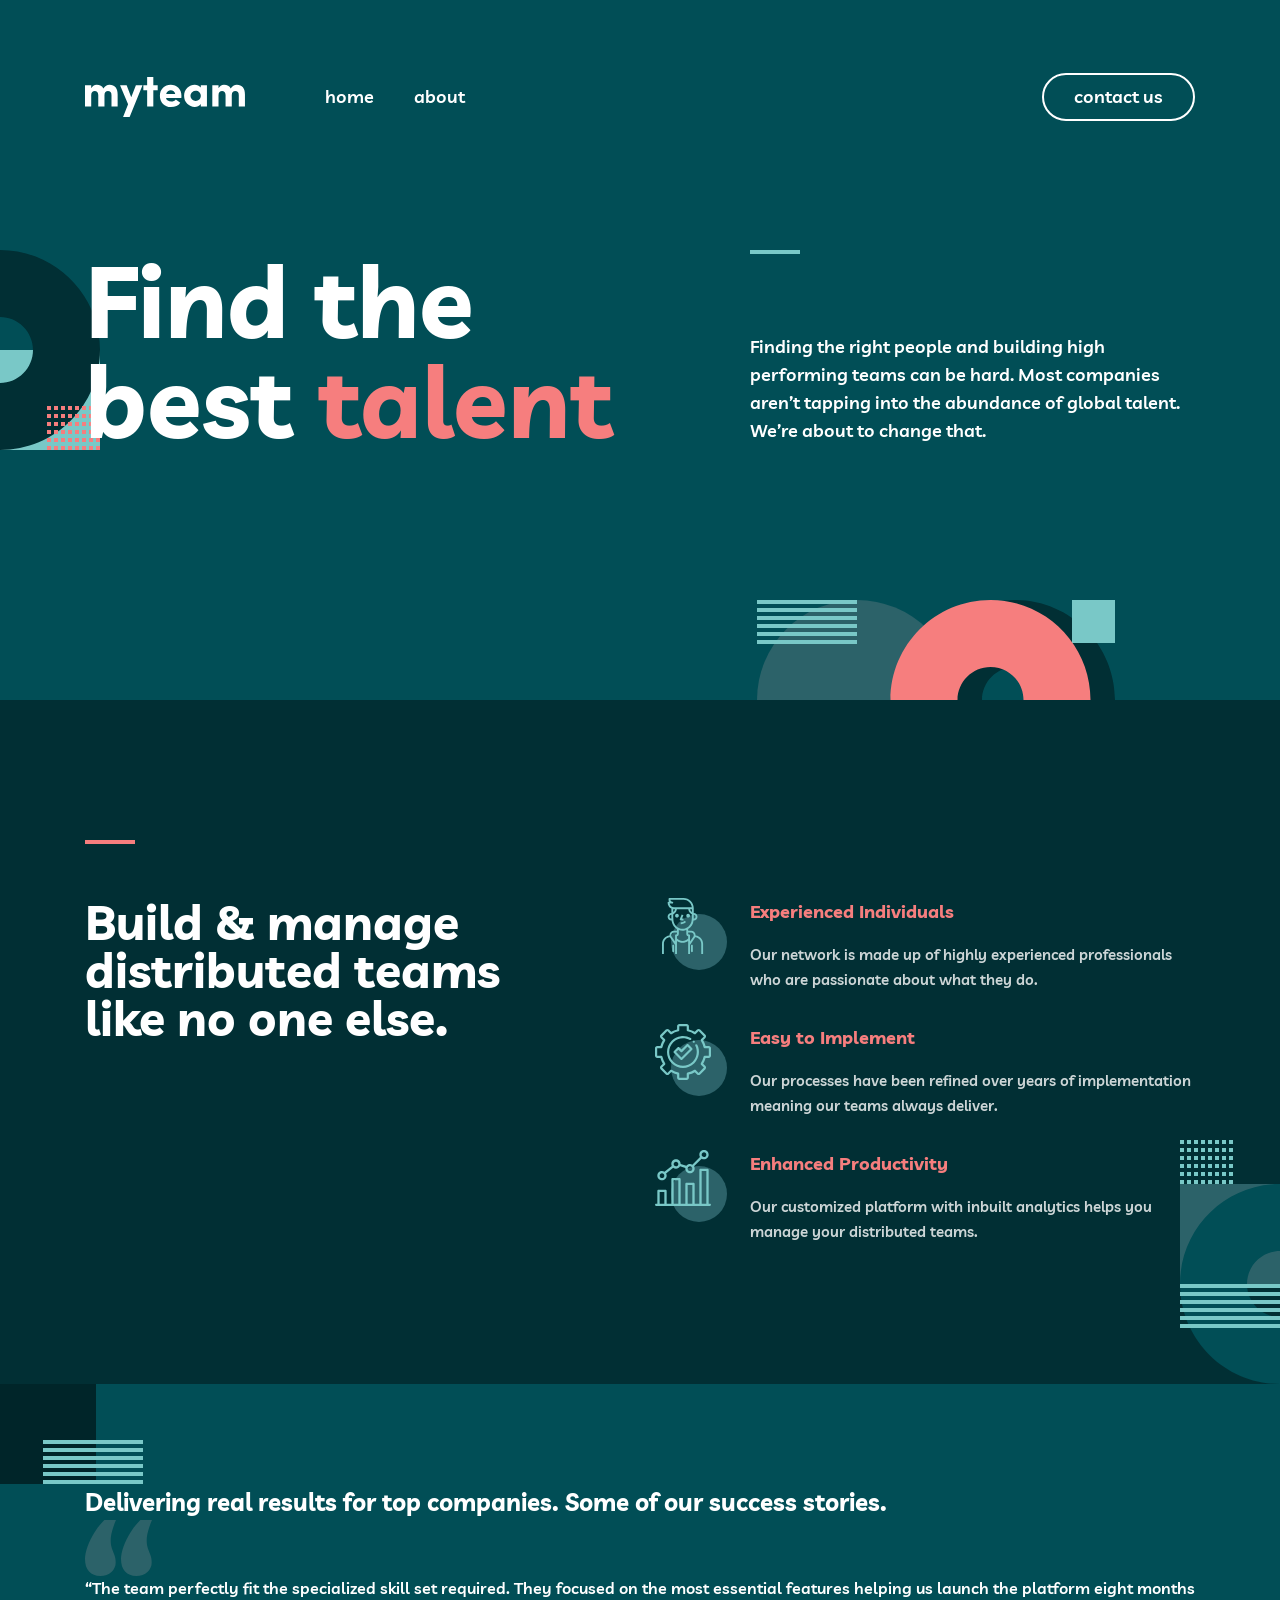
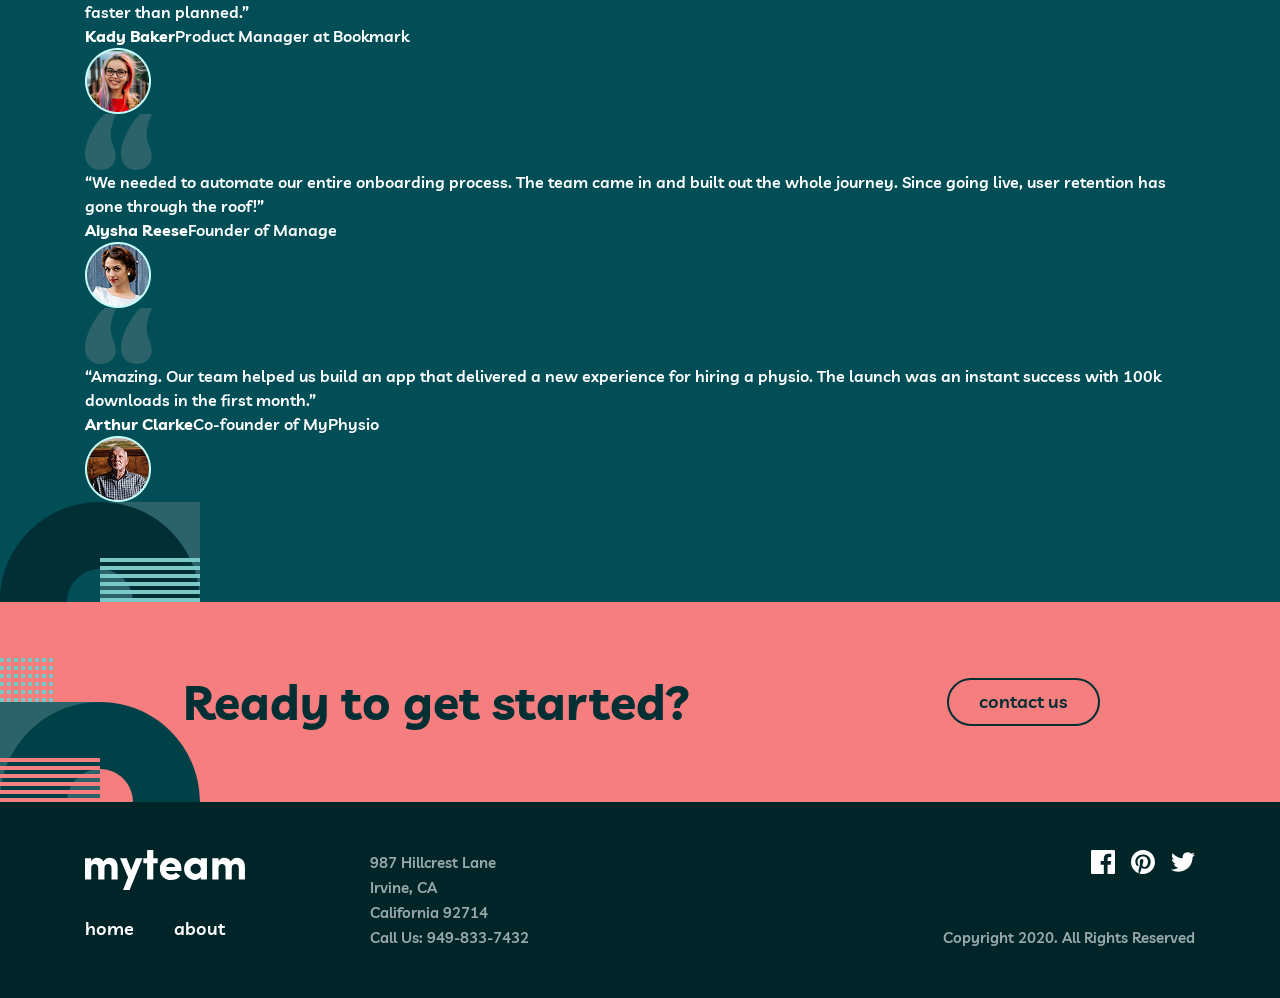
<file: index.html>
<!doctype html>
<html lang="en">
  <head>
    <meta charset="UTF-8" />
    <meta name="viewport" content="width=device-width, initial-scale=1.0" />
    <meta name="description" content="myteam — building outstanding teams" />
    <title>Home | myteam</title>
    <!-- Fonts loaded on every page; do not add another @import. -->
    <link rel="preconnect" href="https://fonts.googleapis.com" />
    <link rel="preconnect" href="https://fonts.gstatic.com" crossorigin />
    <link href="https://fonts.googleapis.com/css2?family=Livvic:wght@600;700&display=swap" rel="stylesheet" />
    <!-- CSS order is important: reset, shared base, shared components, page-specific. -->
    <link rel="stylesheet" href="css/normalize.css" />
    <link rel="stylesheet" href="css/general.css" />
    <link rel="stylesheet" href="css/global.css" />
    <link rel="stylesheet" href="css/style.css" />
    <!-- JS is intentionally empty: behavior is implemented in the assigned Jira task. -->
    <script src="js/main.js" defer></script>
    <script src="js/navigation.js" defer></script>
  </head>
  <body>
    <!-- START D01 / T01 / M01: GLOBAL NAVIGATION; edit this entire <header class="site-header"> only for Navigation tasks. -->
    <header class="site-header">
      <div class="container">
        <nav class="site-nav" aria-label="Main navigation">
          <a class="site-nav__logo" href="index.html" aria-label="myteam – Home">
            <img src="img/icons/nav-logo.svg" alt="myteam" />
          </a>
          <!-- M01: hamburger button; implement mobile appearance and JS in the Mobile Navigation task. -->
          <button
            class="site-nav__toggle"
            type="button"
            aria-label="Open menu"
            aria-controls="site-nav-panel"
            aria-expanded="false"
          >
            <span aria-hidden="true">☰</span>
          </button>
          <!-- One set of links is reused for desktop, tablet and mobile. Do not duplicate the <nav>. -->
          <div class="site-nav__panel" id="site-nav-panel">
            <button class="site-nav__close" type="button" aria-label="Close menu">
              <span aria-hidden="true">×</span>
            </button>
            <ul class="site-nav__links">
              <li><a href="index.html" aria-current="page">home</a></li>
              <li><a href="about.html">about</a></li>
            </ul>
            <a class="site-nav__contact" href="contact.html">contact us</a>
          </div>
        </nav>
      </div>
    </header>
    <!-- END D01 / T01 / M01: GLOBAL NAVIGATION -->
    <main id="main-content">
      <!-- START D02 / T02 / M02: HOME HERO; only <section class="home-hero">. Navigation is NOT part of this task. -->
      <section class="home-hero" aria-labelledby="home-title">
        <div class="container">
          <h1 class="home-hero__title" id="home-title">
            Find the<br />
            best <span>talent</span>
          </h1>
          <div class="home-hero__content">
            <span class="home-hero__line" aria-hidden="true"></span>
            <p class="home-hero__text">
              Finding the right people and building high performing teams can be hard. Most companies aren’t tapping
              into the abundance of global talent. We’re about to change that.
            </p>
          </div>

          <!-- D02: insert Figma decorative elements here or via scoped CSS. -->
        </div>
      </section>
      <!-- END D02 / T02 / M02: HOME HERO -->

      <!-- START D03 / T03 / M03: HOME BENEFITS; only <section class="home-features">. -->
      <section class="home-features" aria-labelledby="features-title">
        <div class="container">
          <h2 class="home-features__title" id="features-title">
            Build &amp; manage distributed teams like no one else.
          </h2>
          <ul class="home-features__list">
            <li class="home-features__item">
              <!-- D03: add icon exported from Figma. -->
              <img class="home-features__icon" src="img/icons/icon-person.svg" alt="Person icon" />
              <article class="home-features__content">
                <h3>Experienced Individuals</h3>
                <p>Our network is made up of highly experienced professionals who are passionate about what they do.</p>
              </article>
            </li>
            <li class="home-features__item">
              <!-- D03: add icon exported from Figma. -->
              <img class="home-features__icon" src="img/icons/icon-cog.svg" alt="Gear with checkmark icon" />
              <article class="home-features__content">
                <h3>Easy to Implement</h3>
                <p>Our processes have been refined over years of implementation meaning our teams always deliver.</p>
              </article>
            </li>
            <li class="home-features__item">
              <!-- D03: add icon exported from Figma. -->
              <img class="home-features__icon" src="img/icons/icon-chart.svg" alt="Productivity chart icon" />
              <article class="home-features__content">
                <h3>Enhanced Productivity</h3>
                <p>Our customized platform with inbuilt analytics helps you manage your distributed teams.</p>
              </article>
            </li>
          </ul>
        </div>
      </section>
      <!-- END D03 / T03 / M03: HOME BENEFITS -->

      <!-- START D04 / T04 / M04: HOME TESTIMONIALS; only <section class="home-testimonials">. -->
      <section class="home-testimonials" aria-labelledby="testimonials-title">
        <img class="corner-decorations" src="img/decorative/left-corner.svg" alt="left-corner_decoration">
        <div class="container">
          <h2 class="home-testimonials__title" id="testimonials-title">
            Delivering real results for top companies. Some of our <span class="title-color"> success stories. </span>
          </h2>
          <div class="home-testimonials__grid">
            <figure class="home-testimonials__item">
              <blockquote>
                <img class="decorative-caption_svg" src="img/decorative/decorative-captions.svg" alt="caption-svg">
                <p>
                  “The team perfectly fit the specialized skill set required. They focused on the most essential
                  features helping us launch the platform eight months faster than planned.”
                </p>
              </blockquote>
              <figcaption><strong>Kady Baker</strong><span>Product Manager at Bookmark</span></figcaption>
              <!-- D04: add Kady portrait from Figma. -->
               <img src="img/clients/kady-baker-testimonials.png.png" alt="kady-baker">
            </figure>
            <figure class="home-testimonials__item">
              <blockquote>
              <img class="decorative-caption_svg" src="img/decorative/decorative-captions.svg" alt="caption-svg">
                <p>
                  “We needed to automate our entire onboarding process. The team came in and built out the whole
                  journey. Since going live, user retention has gone through the roof!”
                </p>
              </blockquote>
              <figcaption><strong>Aiysha Reese</strong><span>Founder of Manage</span></figcaption>
              <!-- D04: add Aiysha portrait from Figma. -->
               <img src="img/clients/aiysha-reese_testimonials.png.png" alt="aiysha-reese">
            </figure>
            <figure class="home-testimonials__item">
              <blockquote>
                <img class="decorative-caption_svg" src="img/decorative/decorative-captions.svg" alt="caption-svg">
                <p>
                  “Amazing. Our team helped us build an app that delivered a new experience for hiring a physio. The
                  launch was an instant success with 100k downloads in the first month.”
                </p>
              </blockquote>
              <figcaption><strong>Arthur Clarke</strong><span>Co-founder of MyPhysio</span></figcaption>
              <!-- D04: add Arthur portrait from Figma. -->
               <img class="caption" src="img/clients/arthur-clarke_testimonials.png.png" alt="arthur-clarke">
            </figure>
          </div>
        </div>
        <img class="right-corner_oval" src="img/decorative/oval-corner-decoration.svg" alt="right-corner_decoration">
      </section>
      <!-- END D04 / T04 / M04: HOME TESTIMONIALS -->
    </main>
    <!-- START D09 / T09 / M09: GLOBAL CTA; present on Home and About only. -->
    <aside class="site-cta" aria-labelledby="cta-heading">
      <div class="container">
        <h2 id="cta-heading" class="site-cta__title">Ready to get started?</h2>
        <a class="site-cta__link" href="contact.html">contact us</a>
      </div>
    </aside>
    <!-- END D09 / T09 / M09: GLOBAL CTA -->
    <!-- START D09 / T09 / M09: GLOBAL FOOTER; identical ownership on all three pages. -->
    <footer class="site-footer">
      <div class="container">
        <div class="site-footer__brand">
          <a class="site-footer__logo" href="index.html" aria-label="myteam – Home"><img src="img/icons/nav-logo.svg" alt="" width="160" height="40" /></a>
          <nav aria-label="Footer navigation">
            <ul class="site-footer__links">
              <li><a href="index.html">home</a></li>
              <li><a href="about.html">about</a></li>
            </ul>
          </nav>
        </div>
        <address class="site-footer__address">
          987 Hillcrest Lane<br />Irvine, CA<br />California 92714<br /><a href="tel:+19498337432"
            >Call Us: 949-833-7432</a
          >
        </address>
        <div class="site-footer__social">
          <a href="https://www.facebook.com/" aria-label="myteam on Facebook">
            <svg width="24" height="24" viewBox="0 0 24 24" aria-hidden="true" focusable="false"><path fill="currentColor" d="M22.675 0L1.325 0C0.593 0 0 0.593 0 1.325L0 22.676C0 23.407 0.593 24 1.325 24L12.82 24L12.82 14.706L9.692 14.706L9.692 11.084L12.82 11.084L12.82 8.413C12.82 5.313 14.713 3.625 17.479 3.625C18.804 3.625 19.942 3.724 20.274 3.768L20.274 7.008L18.356 7.009C16.852 7.009 16.561 7.724 16.561 8.772L16.561 11.085L20.148 11.085L19.681 14.707L16.561 14.707L16.561 24L22.677 24C23.407 24 24 23.407 24 22.675L24 1.325C24 0.593 23.407 0 22.675 0Z"/></svg>
          </a>
          <a href="https://www.pinterest.com/" aria-label="myteam on Pinterest">
            <svg width="24" height="24" viewBox="0 0 24 24" aria-hidden="true" focusable="false"><path fill="currentColor" d="M12 0C5.373 0 0 5.372 0 12C0 17.084 3.163 21.426 7.627 23.174C7.522 22.225 7.427 20.769 7.669 19.733C7.887 18.796 9.076 13.768 9.076 13.768C9.076 13.768 8.717 13.049 8.717 11.986C8.717 10.318 9.684 9.072 10.888 9.072C11.911 9.072 12.406 9.841 12.406 10.762C12.406 11.791 11.751 13.33 11.412 14.757C11.129 15.951 12.011 16.926 13.189 16.926C15.322 16.926 16.961 14.677 16.961 11.431C16.961 8.558 14.897 6.549 11.949 6.549C8.535 6.549 6.531 9.11 6.531 11.756C6.531 12.787 6.928 13.894 7.424 14.494C7.522 14.613 7.536 14.718 7.507 14.839L7.174 16.199C7.121 16.419 7 16.466 6.772 16.36C5.273 15.662 4.336 13.471 4.336 11.711C4.336 7.926 7.086 4.449 12.265 4.449C16.428 4.449 19.663 7.416 19.663 11.38C19.663 15.516 17.056 18.844 13.436 18.844C12.22 18.844 11.077 18.213 10.686 17.466L9.938 20.319C9.667 21.362 8.936 22.669 8.446 23.465C9.57 23.812 10.763 24 12 24C18.627 24 24 18.627 24 12C24 5.372 18.627 0 12 0Z"/></svg>
          </a>
          <a href="https://twitter.com/" aria-label="myteam on Twitter">
            <svg width="24" height="20" viewBox="0 0 24 19.504" aria-hidden="true" focusable="false"><path fill="currentColor" d="M24 2.309C23.117 2.701 22.168 2.965 21.172 3.084C22.189 2.475 22.97 1.51 23.337 0.36C22.386 0.924 21.332 1.334 20.21 1.555C19.313 0.598 18.032 0 16.616 0C13.437 0 11.101 2.966 11.819 6.045C7.728 5.84 4.1 3.88 1.671 0.901C0.381 3.114 1.002 6.009 3.194 7.475C2.388 7.449 1.628 7.228 0.965 6.859C0.911 9.14 2.546 11.274 4.914 11.749C4.221 11.937 3.462 11.981 2.69 11.833C3.316 13.789 5.134 15.212 7.29 15.252C5.22 16.875 2.612 17.6 0 17.292C2.179 18.689 4.768 19.504 7.548 19.504C16.69 19.504 21.855 11.783 21.543 4.858C22.505 4.163 23.34 3.296 24 2.309Z"/></svg>
          </a>
        </div>
        <small class="site-footer__copy">Copyright 2020. All Rights Reserved</small>
      </div>
    </footer>
    <!-- END D09 / T09 / M09: GLOBAL FOOTER -->
  </body>
</html>
</file>
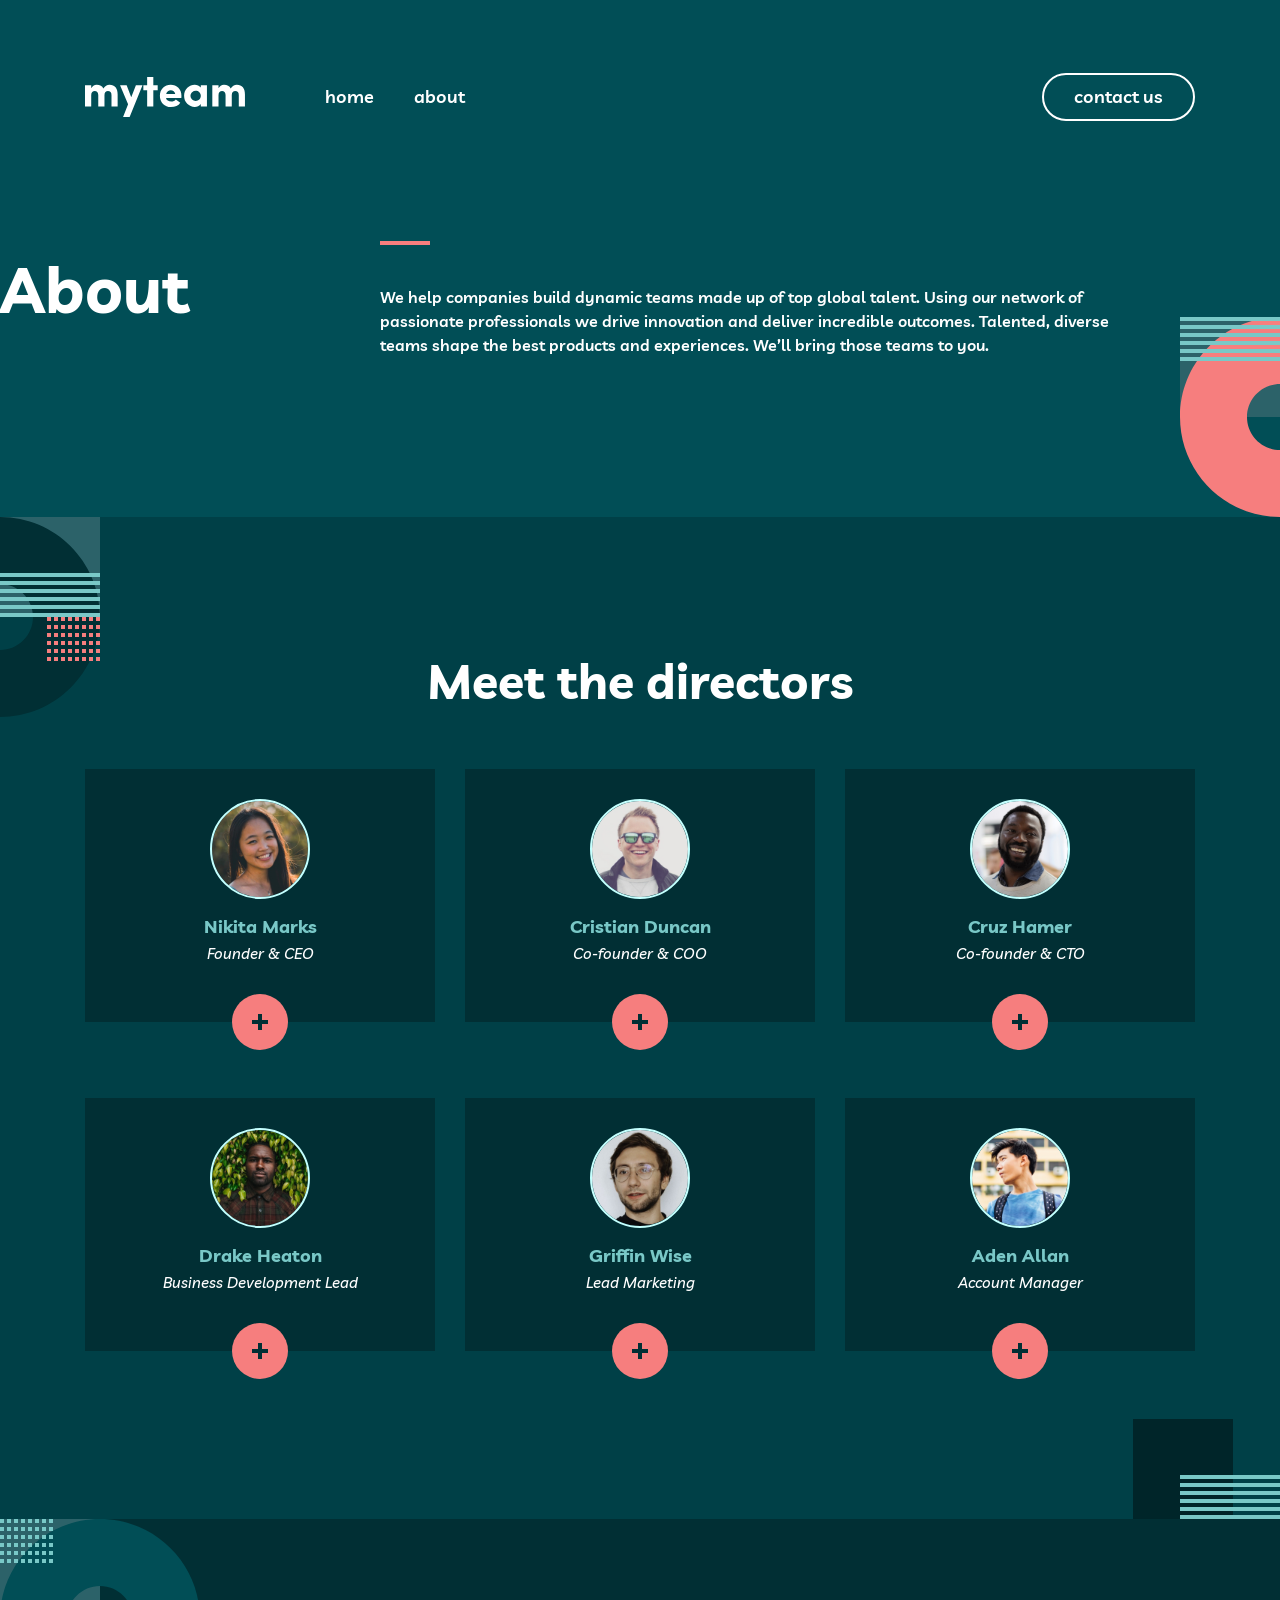
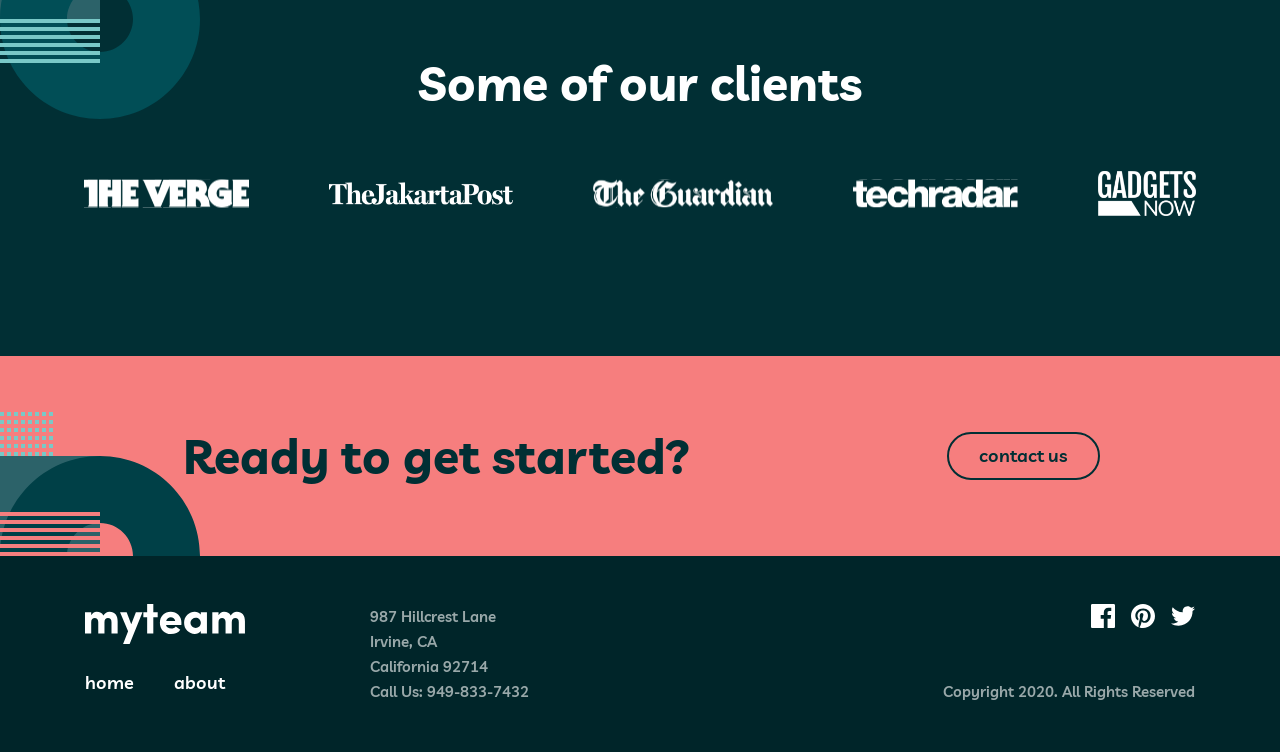
<file: about.html>
<!doctype html>
<html lang="en">
  <head>
    <meta charset="UTF-8" />
    <meta name="viewport" content="width=device-width, initial-scale=1.0" />
    <meta name="description" content="myteam — building outstanding teams" />
    <title>About | myteam</title>
    <!-- Fonts loaded on every page; do not add another @import. -->
    <link rel="preconnect" href="https://fonts.googleapis.com" />
    <link rel="preconnect" href="https://fonts.gstatic.com" crossorigin />
    <link
      href="https://fonts.googleapis.com/css2?family=Livvic:ital,wght@0,600;0,700;1,500&display=swap"
      rel="stylesheet"
    />
    <!-- CSS order is important: reset, shared base, shared components, page-specific. -->
    <link rel="stylesheet" href="css/normalize.css" />
    <link rel="stylesheet" href="css/general.css" />
    <link rel="stylesheet" href="css/global.css" />
    <link rel="stylesheet" href="css/about.css" />
    <!-- JS is intentionally empty: behavior is implemented in the assigned Jira task. -->
    <script src="js/main.js" defer></script>
    <script src="js/navigation.js" defer></script>
    <script src="js/directors.js" defer></script>
  </head>
  <body>
    <!-- START D01 / T01 / M01: GLOBAL NAVIGATION; edit this entire <header class="site-header"> only for Navigation tasks. -->
    <header class="site-header">
      <div class="container">
        <nav class="site-nav" aria-label="Main navigation">
          <a class="site-nav__logo" href="index.html" aria-label="myteam – Home">
            <img src="img/icons/nav-logo.svg" alt="myteam" />
          </a>
          <!-- M01: hamburger button; implement mobile appearance and JS in the Mobile Navigation task. -->
          <button
            class="site-nav__toggle"
            type="button"
            aria-label="Open menu"
            aria-controls="site-nav-panel"
            aria-expanded="false"
          >
            <span aria-hidden="true">☰</span>
          </button>
          <!-- One set of links is reused for desktop, tablet and mobile. Do not duplicate the <nav>. -->
          <div class="site-nav__panel" id="site-nav-panel">
            <button class="site-nav__close" type="button" aria-label="Close menu">
              <span aria-hidden="true">×</span>
            </button>
            <ul class="site-nav__links">
              <li><a href="index.html">home</a></li>
              <li><a href="about.html" aria-current="page">about</a></li>
            </ul>
            <a class="site-nav__contact" href="contact.html">contact us</a>
          </div>
        </nav>
      </div>
    </header>
    <!-- END D01 / T01 / M01: GLOBAL NAVIGATION -->
    <main id="main-content">
      <!-- START D05 / T05 / M05: ABOUT INTRO; only <section class="about-intro">. Directors are separate. -->
      <section class="about-intro" aria-labelledby="about-title">
        <div class="about-intro__container">
          <h1 class="about-intro__title" id="about-title">About</h1>
          <div class="about-intro__text-container">
            <span class="about-intro__span"></span>
            <p class="about-intro__text">
              We help companies build dynamic teams made up of top global talent. Using our network of passionate
              professionals we drive innovation and deliver incredible outcomes. Talented, diverse teams shape the best
              products and experiences. We’ll bring those teams to you.
            </p>
          </div>
          <!-- D05: Figma accent/decorations belong here or to scoped section CSS. -->
          <svg
            class="about-intro__background-svg"
            xmlns="http://www.w3.org/2000/svg"
            width="100"
            height="200"
            viewBox="0 0 100 200"
            fill="none"
          >
            <rect width="100" height="100" fill="#2C6269" />
            <path
              d="M100 200C155.228 200 200 155.228 200 100C200 44.7715 155.228 0 100 0C44.7715 0 0 44.7715 0 100C0 155.228 44.7715 200 100 200ZM100 133C118.225 133 133 118.225 133 100C133 81.7746 118.225 67 100 67C81.7746 67 67 81.7746 67 100C67 118.225 81.7746 133 100 133Z"
              fill-rule="evenodd"
              clip-rule="evenodd"
              fill="#F67E7E"
            />
            <path
              d="M100 0H0V4H100V0ZM100 8H0V12H100V8ZM0 16H100V20H0V16ZM100 24H0V28H100V24ZM0 32H100V36H0V32ZM100 40H0V44H100V40Z"
              fill-rule="evenodd"
              clip-rule="evenodd"
              fill="#79C8C7"
            />
          </svg>
        </div>
      </section>
      <!-- END D05 / T05 / M05: ABOUT INTRO -->

      <!-- START D06 / T06 / M06: DIRECTORS; only <section class="about-directors">. -->
      <section class="about-directors" aria-labelledby="directors-title">
        <div class="about-directors-container">
          <h2 class="about-directors__title" id="directors-title">Meet the directors</h2>

          <ul class="about-directors__grid">
            <li class="about-directors__item">
              <article class="director-card">
                <div class="director-card__front">
                  <img class="director-card__picture" src="./img/directors/nikita-marks.png" alt="Nikita Marks" />
                  <h3 class="director-card__name">Nikita Marks</h3>
                  <p class="director-card__role">Founder &amp; CEO</p>
                </div>

                <!-- D06 owns these controls and their JS behavior; do not duplicate this card. -->
                <div class="director-card__back" id="director-details-nikita-marks" hidden>
                  <h3 class="director-card__name">Nikita Marks</h3>
                  <p class="director-card__quote"></p>

                  <div class="director-card__social">
                    <a
                      class="director-card__social-link director-card__social-link--twitter"
                      href="https://twitter.com/"
                      aria-label="Twitter"
                    ></a>
                    <a
                      class="director-card__social-link director-card__social-link--linkedin"
                      href="https://www.linkedin.com/"
                      aria-label="LinkedIn"
                    ></a>
                  </div>
                </div>
              </article>

              <button
                class="director-card__toggle"
                type="button"
                aria-expanded="false"
                aria-controls="director-details-nikita-marks"
                aria-label="Show more about Nikita Marks"
              ></button>
            </li>

            <li class="about-directors__item">
              <article class="director-card">
                <div class="director-card__front">
                  <img class="director-card__picture" src="./img/directors/cristian-duncan.png" alt="Cristian Duncan" />
                  <h3 class="director-card__name">Cristian Duncan</h3>
                  <p class="director-card__role">Co-founder &amp; COO</p>
                </div>

                <!-- D06 owns these controls and their JS behavior; do not duplicate this card. -->
                <div class="director-card__back" id="director-details-cristian-duncan" hidden>
                  <h3 class="director-card__name">Cristian Duncan</h3>
                  <p class="director-card__quote"></p>

                  <div class="director-card__social">
                    <a
                      class="director-card__social-link director-card__social-link--twitter"
                      href="https://twitter.com/"
                      aria-label="Twitter"
                    ></a>
                    <a
                      class="director-card__social-link director-card__social-link--linkedin"
                      href="https://www.linkedin.com/"
                      aria-label="LinkedIn"
                    ></a>
                  </div>
                </div>
              </article>

              <button
                class="director-card__toggle"
                type="button"
                aria-expanded="false"
                aria-controls="director-details-cristian-duncan"
                aria-label="Show more about Cristian Duncan"
              ></button>
            </li>

            <li class="about-directors__item">
              <article class="director-card">
                <div class="director-card__front">
                  <img class="director-card__picture" src="./img/directors/cruz-hamer.png" alt="Cruz Hamer" />
                  <h3 class="director-card__name">Cruz Hamer</h3>
                  <p class="director-card__role">Co-founder &amp; CTO</p>
                </div>

                <!-- D06 owns these controls and their JS behavior; do not duplicate this card. -->
                <div class="director-card__back" id="director-details-cruz-hamer" hidden>
                  <h3 class="director-card__name">Cruz Hamer</h3>
                  <p class="director-card__quote"></p>

                  <div class="director-card__social">
                    <a
                      class="director-card__social-link director-card__social-link--twitter"
                      href="https://twitter.com/"
                      aria-label="Twitter"
                    ></a>
                    <a
                      class="director-card__social-link director-card__social-link--linkedin"
                      href="https://www.linkedin.com/"
                      aria-label="LinkedIn"
                    ></a>
                  </div>
                </div>
              </article>

              <button
                class="director-card__toggle"
                type="button"
                aria-expanded="false"
                aria-controls="director-details-cruz-hamer"
                aria-label="Show more about Cruz Hamer"
              ></button>
            </li>

            <li class="about-directors__item">
              <article class="director-card">
                <div class="director-card__front">
                  <img class="director-card__picture" src="./img/directors/drake-heatan.png" alt="Drake Heaton" />
                  <h3 class="director-card__name">Drake Heaton</h3>
                  <p class="director-card__role">Business Development Lead</p>
                </div>

                <!-- D06 owns these controls and their JS behavior; do not duplicate this card. -->
                <div class="director-card__back" id="director-details-drake-heaton" hidden>
                  <h3 class="director-card__name">Drake Heaton</h3>
                  <p class="director-card__quote"></p>

                  <div class="director-card__social">
                    <a
                      class="director-card__social-link director-card__social-link--twitter"
                      href="https://twitter.com/"
                      aria-label="Twitter"
                    ></a>
                    <a
                      class="director-card__social-link director-card__social-link--linkedin"
                      href="https://www.linkedin.com/"
                      aria-label="LinkedIn"
                    ></a>
                  </div>
                </div>
              </article>

              <button
                class="director-card__toggle"
                type="button"
                aria-expanded="false"
                aria-controls="director-details-drake-heaton"
                aria-label="Show more about Drake Heaton"
              ></button>
            </li>

            <li class="about-directors__item">
              <article class="director-card">
                <div class="director-card__front">
                  <img class="director-card__picture" src="./img/directors/griffin-wise.png" alt="Griffin Wise" />
                  <h3 class="director-card__name">Griffin Wise</h3>
                  <p class="director-card__role">Lead Marketing</p>
                </div>

                <!-- D06 owns these controls and their JS behavior; do not duplicate this card. -->
                <div class="director-card__back" id="director-details-griffin-wise" hidden>
                  <h3 class="director-card__name">Griffin Wise</h3>
                  <p class="director-card__quote"></p>

                  <div class="director-card__social">
                    <a
                      class="director-card__social-link director-card__social-link--twitter"
                      href="https://twitter.com/"
                      aria-label="Twitter"
                    ></a>
                    <a
                      class="director-card__social-link director-card__social-link--linkedin"
                      href="https://www.linkedin.com/"
                      aria-label="LinkedIn"
                    ></a>
                  </div>
                </div>
              </article>

              <button
                class="director-card__toggle"
                type="button"
                aria-expanded="false"
                aria-controls="director-details-griffin-wise"
                aria-label="Show more about Griffin Wise"
              ></button>
            </li>

            <li class="about-directors__item">
              <article class="director-card">
                <div class="director-card__front">
                  <img class="director-card__picture" src="./img/directors/aden-allan.png" alt="Aden Allan" />
                  <h3 class="director-card__name">Aden Allan</h3>
                  <p class="director-card__role">Account Manager</p>
                </div>

                <!-- D06 owns these controls and their JS behavior; do not duplicate this card. -->
                <div class="director-card__back" id="director-details-aden-allan" hidden>
                  <h3 class="director-card__name">Aden Allan</h3>

                  <p class="director-card__quote">
                    “Empowered teams create truly amazing products. Set the north star and let them follow it.”
                  </p>

                  <div class="director-card__social">
                    <a
                      class="director-card__social-link director-card__social-link--twitter"
                      href="https://twitter.com/"
                      aria-label="Twitter"
                    ></a>
                    <a
                      class="director-card__social-link director-card__social-link--linkedin"
                      href="https://www.linkedin.com/"
                      aria-label="LinkedIn"
                    ></a>
                  </div>
                </div>
              </article>

              <button
                class="director-card__toggle"
                type="button"
                aria-expanded="false"
                aria-controls="director-details-aden-allan"
                aria-label="Show more about Aden Allan"
              ></button>
            </li>
          </ul>
        </div>
      </section>
      <!-- END D06 / T06 / M06: DIRECTORS -->

      <!-- START D05 / T05 / M05: ABOUT CLIENTS; only <section class="about-clients">. -->
      <section class="about-clients" aria-labelledby="clients-title">
        <div class="about-clients__container">
          <h2 class="about-clients__title" id="clients-title">Some of our clients</h2>
          <!-- D05: replace text with original Figma logo <img> tags; do not invent logos. -->
          <div class="about-clients__logos-container">
            <img src="./img/clients/the-verge.svg" alt="" />
            <img src="./img/clients/TheJakartaPost.svg" alt="" />
            <img src="./img/clients/The-guardian.svg" alt="" />
            <img src="./img/clients/techradar.svg" alt="" />
            <img src="./img/clients/gadgets-now.svg" alt="" />
          </div>
        </div>
        <img class="about-clients__decoration" src="./img/decorative/about-clients-decoration.svg" alt="" />
      </section>
      <!-- END D05 / T05 / M05: ABOUT CLIENTS -->
    </main>
    <!-- START D09 / T09 / M09: GLOBAL CTA; present on Home and About only. -->
    <aside class="site-cta" aria-labelledby="cta-heading">
      <div class="container">
        <h2 id="cta-heading" class="site-cta__title">Ready to get started?</h2>
        <a class="site-cta__link" href="contact.html">contact us</a>
      </div>
    </aside>
    <!-- END D09 / T09 / M09: GLOBAL CTA -->
    <!-- START D09 / T09 / M09: GLOBAL FOOTER; identical ownership on all three pages. -->
    <footer class="site-footer">
      <div class="container">
        <div class="site-footer__brand">
          <a class="site-footer__logo" href="index.html" aria-label="myteam – Home"><img src="img/icons/nav-logo.svg" alt="" width="160" height="40" /></a>
          <nav aria-label="Footer navigation">
            <ul class="site-footer__links">
              <li><a href="index.html">home</a></li>
              <li><a href="about.html">about</a></li>
            </ul>
          </nav>
        </div>
        <address class="site-footer__address">
          987 Hillcrest Lane<br />Irvine, CA<br />California 92714<br /><a href="tel:+19498337432"
            >Call Us: 949-833-7432</a
          >
        </address>
        <div class="site-footer__social">
          <a href="https://www.facebook.com/" aria-label="myteam on Facebook">
            <svg width="24" height="24" viewBox="0 0 24 24" aria-hidden="true" focusable="false"><path fill="currentColor" d="M22.675 0L1.325 0C0.593 0 0 0.593 0 1.325L0 22.676C0 23.407 0.593 24 1.325 24L12.82 24L12.82 14.706L9.692 14.706L9.692 11.084L12.82 11.084L12.82 8.413C12.82 5.313 14.713 3.625 17.479 3.625C18.804 3.625 19.942 3.724 20.274 3.768L20.274 7.008L18.356 7.009C16.852 7.009 16.561 7.724 16.561 8.772L16.561 11.085L20.148 11.085L19.681 14.707L16.561 14.707L16.561 24L22.677 24C23.407 24 24 23.407 24 22.675L24 1.325C24 0.593 23.407 0 22.675 0Z"/></svg>
          </a>
          <a href="https://www.pinterest.com/" aria-label="myteam on Pinterest">
            <svg width="24" height="24" viewBox="0 0 24 24" aria-hidden="true" focusable="false"><path fill="currentColor" d="M12 0C5.373 0 0 5.372 0 12C0 17.084 3.163 21.426 7.627 23.174C7.522 22.225 7.427 20.769 7.669 19.733C7.887 18.796 9.076 13.768 9.076 13.768C9.076 13.768 8.717 13.049 8.717 11.986C8.717 10.318 9.684 9.072 10.888 9.072C11.911 9.072 12.406 9.841 12.406 10.762C12.406 11.791 11.751 13.33 11.412 14.757C11.129 15.951 12.011 16.926 13.189 16.926C15.322 16.926 16.961 14.677 16.961 11.431C16.961 8.558 14.897 6.549 11.949 6.549C8.535 6.549 6.531 9.11 6.531 11.756C6.531 12.787 6.928 13.894 7.424 14.494C7.522 14.613 7.536 14.718 7.507 14.839L7.174 16.199C7.121 16.419 7 16.466 6.772 16.36C5.273 15.662 4.336 13.471 4.336 11.711C4.336 7.926 7.086 4.449 12.265 4.449C16.428 4.449 19.663 7.416 19.663 11.38C19.663 15.516 17.056 18.844 13.436 18.844C12.22 18.844 11.077 18.213 10.686 17.466L9.938 20.319C9.667 21.362 8.936 22.669 8.446 23.465C9.57 23.812 10.763 24 12 24C18.627 24 24 18.627 24 12C24 5.372 18.627 0 12 0Z"/></svg>
          </a>
          <a href="https://twitter.com/" aria-label="myteam on Twitter">
            <svg width="24" height="20" viewBox="0 0 24 19.504" aria-hidden="true" focusable="false"><path fill="currentColor" d="M24 2.309C23.117 2.701 22.168 2.965 21.172 3.084C22.189 2.475 22.97 1.51 23.337 0.36C22.386 0.924 21.332 1.334 20.21 1.555C19.313 0.598 18.032 0 16.616 0C13.437 0 11.101 2.966 11.819 6.045C7.728 5.84 4.1 3.88 1.671 0.901C0.381 3.114 1.002 6.009 3.194 7.475C2.388 7.449 1.628 7.228 0.965 6.859C0.911 9.14 2.546 11.274 4.914 11.749C4.221 11.937 3.462 11.981 2.69 11.833C3.316 13.789 5.134 15.212 7.29 15.252C5.22 16.875 2.612 17.6 0 17.292C2.179 18.689 4.768 19.504 7.548 19.504C16.69 19.504 21.855 11.783 21.543 4.858C22.505 4.163 23.34 3.296 24 2.309Z"/></svg>
          </a>
        </div>
        <small class="site-footer__copy">Copyright 2020. All Rights Reserved</small>
      </div>
    </footer>
    <!-- END D09 / T09 / M09: GLOBAL FOOTER -->
  </body>
</html>
</file>
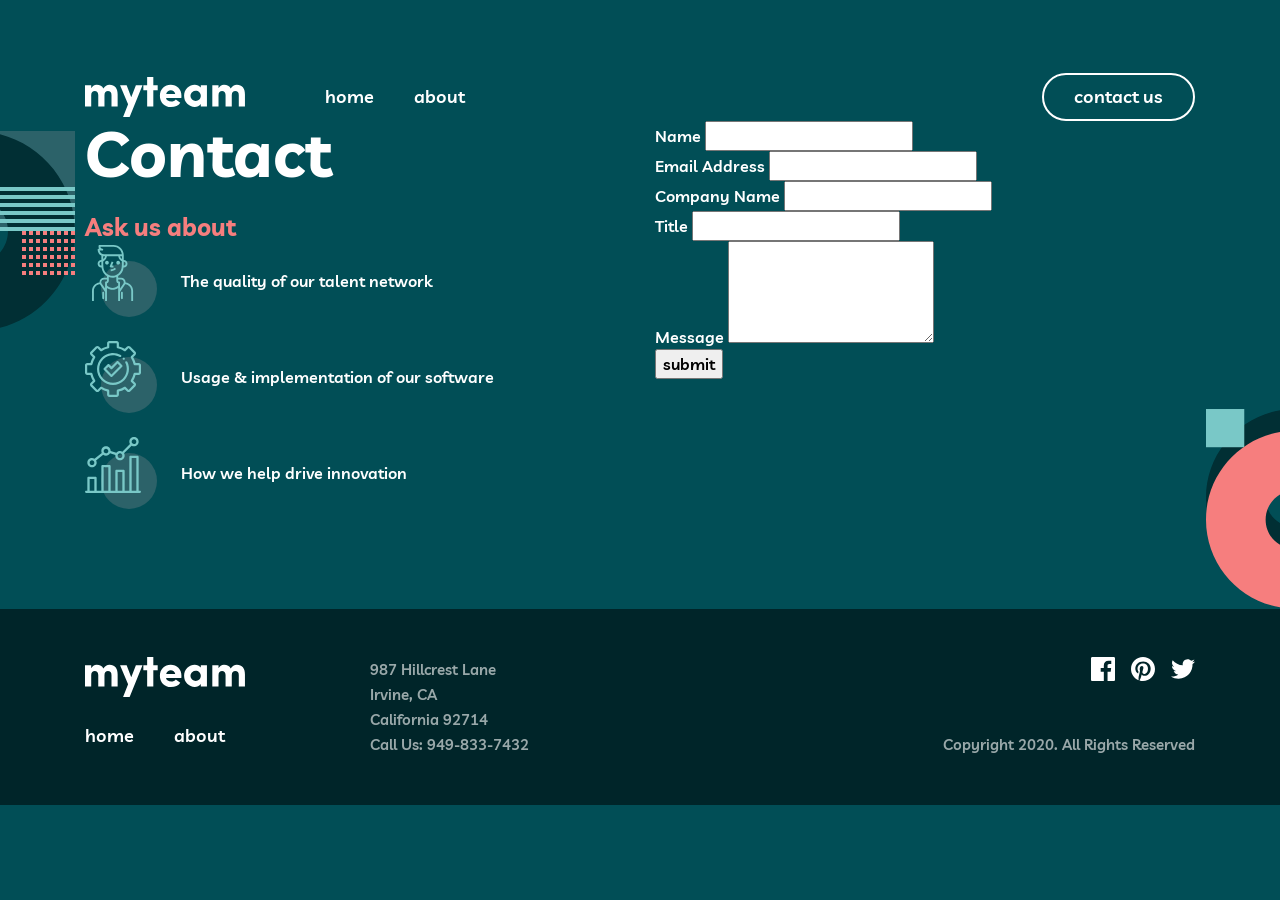
<file: contact.html>
<!doctype html>
<html lang="en">
  <head>
    <meta charset="UTF-8" />
    <meta name="viewport" content="width=device-width, initial-scale=1.0" />
    <meta name="description" content="myteam — building outstanding teams" />
    <title>Contact | myteam</title>
    <!-- Fonts loaded on every page; do not add another @import. -->
    <link rel="preconnect" href="https://fonts.googleapis.com" />
    <link rel="preconnect" href="https://fonts.gstatic.com" crossorigin />
    <link href="https://fonts.googleapis.com/css2?family=Livvic:wght@600;700&display=swap" rel="stylesheet" />
    <!-- CSS order is important: reset, shared base, shared components, page-specific. -->
    <link rel="stylesheet" href="css/normalize.css" />
    <link rel="stylesheet" href="css/general.css" />
    <link rel="stylesheet" href="css/global.css" />
    <link rel="stylesheet" href="css/contact.css" />
    <!-- JS is intentionally empty: behavior is implemented in the assigned Jira task. -->
    <script src="js/main.js" defer></script>
    <script src="js/navigation.js" defer></script>
    <script src="js/contact.js" defer></script>
  </head>
  <body>
    <!-- START D01 / T01 / M01: GLOBAL NAVIGATION; edit this entire <header class="site-header"> only for Navigation tasks. -->
    <header class="site-header">
      <div class="container">
        <nav class="site-nav" aria-label="Main navigation">
          <a class="site-nav__logo" href="index.html" aria-label="myteam – Home">
            <img src="img/icons/nav-logo.svg" alt="myteam" />
          </a>
          <!-- M01: hamburger button; implement mobile appearance and JS in the Mobile Navigation task. -->
          <button
            class="site-nav__toggle"
            type="button"
            aria-label="Open menu"
            aria-controls="site-nav-panel"
            aria-expanded="false"
          >
            <span aria-hidden="true">☰</span>
          </button>
          <!-- One set of links is reused for desktop, tablet and mobile. Do not duplicate the <nav>. -->
          <div class="site-nav__panel" id="site-nav-panel">
            <button class="site-nav__close" type="button" aria-label="Close menu">
              <span aria-hidden="true">×</span>
            </button>
            <ul class="site-nav__links">
              <li><a href="index.html">home</a></li>
              <li><a href="about.html">about</a></li>
            </ul>
            <a class="site-nav__contact" href="contact.html" aria-current="page">contact us</a>
          </div>
        </nav>
      </div>
    </header>
    <!-- END D01 / T01 / M01: GLOBAL NAVIGATION -->
    <main id="main-content">
      <!-- START D07 / T07 / M07: CONTACT PAGE LAYOUT AND INTRO; outer container belongs to D07. -->
      <section class="contact-content" aria-labelledby="contact-title">
        <!-- D07 owns layout (.contact-content__layout), D08 owns form (.contact-form) inside it. -->
        <div class="container contact-content__layout">
          <!-- START D07 / T07 / M07: CONTACT INTRO; only <div class="contact-content__intro">. -->
          <div class="contact-content__intro">
            <h1 class="contact-content__title" id="contact-title">Contact</h1>
            <h2 class="contact-content__subtitle">Ask us about</h2>
            <ul class="contact-content__topics">
             <li class="contact-content__topic">
  <img src="img/icons/contact-talent.svg" alt="" />
  The quality of our talent network
</li>

<li class="contact-content__topic">
  <img src="img/icons/contact-implementation.svg" alt="" />
  Usage &amp; implementation of our software
</li>

<li class="contact-content__topic">
  <img src="img/icons/contact-innovation.svg" alt="" />
  How we help drive innovation
</li>
            </ul>
            <!-- D07: add Figma icons/decorations for this column. -->
             <img
  class="contact-content__decoration"
  src="img/decorative/contact-decoration-left.svg"
  alt=""
/>
<img
  class="contact-content__decoration-right"
  src="img/decorative/contact-decoration-right.svg"
  alt=""
/>
          </div>
          <!-- END D07 / T07 / M07: CONTACT INTRO -->

          <!-- START D08 / T08 / M08: CONTACT FORM; ONLY <form class="contact-form">. -->
          <form class="contact-form" action="#" method="post">
            <!-- Backend is NOT provided; do not claim actual form submission works. -->
            <div class="contact-form__field">
              <label for="contact-name">Name</label>
              <input id="contact-name" name="name" type="text" autocomplete="name" required />
            </div>
            <div class="contact-form__field">
              <label for="contact-email">Email Address</label>
              <input id="contact-email" name="email" type="email" autocomplete="email" required />
            </div>
            <div class="contact-form__field">
              <label for="contact-company">Company Name</label>
              <input id="contact-company" name="company" type="text" autocomplete="organization" />
            </div>
            <div class="contact-form__field">
              <label for="contact-title-field">Title</label>
              <input id="contact-title-field" name="title" type="text" autocomplete="organization-title" />
            </div>
            <div class="contact-form__field">
              <label for="contact-message">Message</label>
              <textarea id="contact-message" name="message" rows="4" required></textarea>
            </div>
            <button class="contact-form__submit" type="submit">submit</button>
            <!-- D08: implement any local UI error feedback only within this form. -->
          </form>
          <!-- END D08 / T08 / M08: CONTACT FORM -->
        </div>
      </section>
      <!-- END D07 / T07 / M07: CONTACT PAGE LAYOUT. FORM IS OWNED BY D08/T08/M08. -->
    </main>
    <!-- START D09 / T09 / M09: GLOBAL FOOTER; identical ownership on all three pages. -->
    <footer class="site-footer">
      <div class="container">
        <div class="site-footer__brand">
          <a class="site-footer__logo" href="index.html" aria-label="myteam – Home"><img src="img/icons/nav-logo.svg" alt="" width="160" height="40" /></a>
          <nav aria-label="Footer navigation">
            <ul class="site-footer__links">
              <li><a href="index.html">home</a></li>
              <li><a href="about.html">about</a></li>
            </ul>
          </nav>
        </div>
        <address class="site-footer__address">
          987 Hillcrest Lane<br />Irvine, CA<br />California 92714<br /><a href="tel:+19498337432"
            >Call Us: 949-833-7432</a
          >
        </address>
        <div class="site-footer__social">
          <a href="https://www.facebook.com/" aria-label="myteam on Facebook">
            <svg width="24" height="24" viewBox="0 0 24 24" aria-hidden="true" focusable="false"><path fill="currentColor" d="M22.675 0L1.325 0C0.593 0 0 0.593 0 1.325L0 22.676C0 23.407 0.593 24 1.325 24L12.82 24L12.82 14.706L9.692 14.706L9.692 11.084L12.82 11.084L12.82 8.413C12.82 5.313 14.713 3.625 17.479 3.625C18.804 3.625 19.942 3.724 20.274 3.768L20.274 7.008L18.356 7.009C16.852 7.009 16.561 7.724 16.561 8.772L16.561 11.085L20.148 11.085L19.681 14.707L16.561 14.707L16.561 24L22.677 24C23.407 24 24 23.407 24 22.675L24 1.325C24 0.593 23.407 0 22.675 0Z"/></svg>
          </a>
          <a href="https://www.pinterest.com/" aria-label="myteam on Pinterest">
            <svg width="24" height="24" viewBox="0 0 24 24" aria-hidden="true" focusable="false"><path fill="currentColor" d="M12 0C5.373 0 0 5.372 0 12C0 17.084 3.163 21.426 7.627 23.174C7.522 22.225 7.427 20.769 7.669 19.733C7.887 18.796 9.076 13.768 9.076 13.768C9.076 13.768 8.717 13.049 8.717 11.986C8.717 10.318 9.684 9.072 10.888 9.072C11.911 9.072 12.406 9.841 12.406 10.762C12.406 11.791 11.751 13.33 11.412 14.757C11.129 15.951 12.011 16.926 13.189 16.926C15.322 16.926 16.961 14.677 16.961 11.431C16.961 8.558 14.897 6.549 11.949 6.549C8.535 6.549 6.531 9.11 6.531 11.756C6.531 12.787 6.928 13.894 7.424 14.494C7.522 14.613 7.536 14.718 7.507 14.839L7.174 16.199C7.121 16.419 7 16.466 6.772 16.36C5.273 15.662 4.336 13.471 4.336 11.711C4.336 7.926 7.086 4.449 12.265 4.449C16.428 4.449 19.663 7.416 19.663 11.38C19.663 15.516 17.056 18.844 13.436 18.844C12.22 18.844 11.077 18.213 10.686 17.466L9.938 20.319C9.667 21.362 8.936 22.669 8.446 23.465C9.57 23.812 10.763 24 12 24C18.627 24 24 18.627 24 12C24 5.372 18.627 0 12 0Z"/></svg>
          </a>
          <a href="https://twitter.com/" aria-label="myteam on Twitter">
            <svg width="24" height="20" viewBox="0 0 24 19.504" aria-hidden="true" focusable="false"><path fill="currentColor" d="M24 2.309C23.117 2.701 22.168 2.965 21.172 3.084C22.189 2.475 22.97 1.51 23.337 0.36C22.386 0.924 21.332 1.334 20.21 1.555C19.313 0.598 18.032 0 16.616 0C13.437 0 11.101 2.966 11.819 6.045C7.728 5.84 4.1 3.88 1.671 0.901C0.381 3.114 1.002 6.009 3.194 7.475C2.388 7.449 1.628 7.228 0.965 6.859C0.911 9.14 2.546 11.274 4.914 11.749C4.221 11.937 3.462 11.981 2.69 11.833C3.316 13.789 5.134 15.212 7.29 15.252C5.22 16.875 2.612 17.6 0 17.292C2.179 18.689 4.768 19.504 7.548 19.504C16.69 19.504 21.855 11.783 21.543 4.858C22.505 4.163 23.34 3.296 24 2.309Z"/></svg>
          </a>
        </div>
        <small class="site-footer__copy">Copyright 2020. All Rights Reserved</small>
      </div>
    </footer>
    <!-- END D09 / T09 / M09: GLOBAL FOOTER -->
  </body>
</html>
</file>
<file: css/general.css>
/* Shared tokens, typography, layout utilities. Desktop-first project. */
:root {
  --color-midnight-green: #014e56;
  --color-light-coral: #f67e7e;
  --color-white: #ffffff;
  --color-rapture-blue: #79c8c7;
  --color-police-blue: #2c6269;
  --color-deep-jungle-green: #004047;
  --color-sacramento-green: #012f34;
  --color-dark-green: #002529;
  --font-main: "Livvic", Arial, sans-serif;
  --container-max: 1110px;
  --page-gutter: 24px;
}
html { scroll-behavior: smooth; }
body { min-width: 320px; font-family: var(--font-main); font-weight: 600; line-height: 1.5; color: var(--color-white); background: var(--color-midnight-green); }
.container { width: min(calc(100% - 2 * var(--page-gutter)), var(--container-max)); margin-inline: auto; }
a { text-decoration: none; }
a:focus-visible, button:focus-visible, input:focus-visible, textarea:focus-visible { outline: 3px solid var(--color-rapture-blue); outline-offset: 3px; }
/* Livvic loaded via Google Fonts <link> in each HTML page. */
/* Breakpoints to coordinate with Figma: tablet and mobile styles are intentionally not implemented. */

/* Antraščių storis pagal Figma Design System; dydžiai nustatomi konkrečiose sekcijose. */
h1, h2, h3 { font-weight: 700; }
</file>
<file: css/style.css>
/* Home page only: index.html. Do not style Navigation, CTA or Footer here. */

/* =================== DESKTOP =================== */

/* ===== START D02 — HOME HERO | OWNED SELECTORS: .home-hero and children ===== */
/* Add only D02 — HOME HERO rules for .home-hero and children here. */
.home-hero {
  min-height: 36.19rem;
  background-image:
    url("../img/decorative/bg-home-hero-left.svg"),
    url("../img/decorative/bg-home-hero-bottom.svg");
  background-repeat: no-repeat;
  background-position:
    left 0px top 129px,
    right 165px bottom;
}

.home-hero .container {
  display: grid;
  grid-template-columns: 39.6875rem 27.8125rem;
  column-gap: 1.875rem;
  align-items: start;
  padding-top: 8.0625rem;
}

.home-hero__title,
.home-hero__content {
  min-width: 0;
}

.home-hero__title {
  font-size: 6.25rem;
  font-weight: 700;
  line-height: 1;
}

.home-hero__title span {
  color: var(--color-light-coral);
}

.home-hero__content {
  display: flex;
  flex-direction: column;
  align-items: flex-start;
}

.home-hero__line {
  display: block;
  width: 3.125rem;
  height: 0.25rem;
  background-color: var(--color-rapture-blue);
}

.home-hero__text {
  font-size: 1.125rem;
  font-weight: 600;
  line-height: 1.75rem;
  margin-top: 4.9375rem;
}

/* ===== END D02 — HOME HERO ===== */

/* ===== START D03 — HOME BENEFITS | OWNED SELECTORS: .home-features and children ===== */
.home-features {
  padding-block: 8.75rem;
  background-color: var(--color-sacramento-green);
  position: relative;
  overflow: hidden;
}

.home-features::after {
  content: "";
  position: absolute;
  bottom: 0;
  right: -6.25rem;
  width: 12.5rem;
  height: 15.25rem;
  background-image: url("../img/decorative/bg-pattern-home-benefits.svg");
  background-repeat: no-repeat;
  background-size: contain;
  pointer-events: none;
}

.home-features > .container {
  display: grid;
  grid-template-columns: minmax(0, 27.8125rem) minmax(0, 33.75rem);
  column-gap: 7.8125rem;
  align-items: start;
}

.home-features__title {
  margin-top: 3.625rem;
  font-size: 3rem;
  line-height: 3rem;
  position: relative;
}

.home-features__title::before {
  content: "";
  position: absolute;
  top: -3.625rem;
  left: 0;
  width: 3.125rem;
  height: 0.25rem;
  background-color: var(--color-light-coral);
}

.home-features__list {
  display: flex;
  flex-direction: column;
  gap: 2rem;
  margin-top: 3.625rem;
  list-style: none;
  padding: 0;
}

.home-features__item {
  display: flex;
  align-items: flex-start;
  gap: 1.4375rem;
}

.home-features__icon {
  width: 4.5rem;
  height: 4.5rem;
  flex-shrink: 0;
}

.home-features__content {
  display: flex;
  flex-direction: column;
  gap: 1rem;
  min-width: 0;
}

.home-features__content h3 {
  margin: 0;
  font-size: 1.125rem;
  line-height: 1.75rem;
  color: var(--color-light-coral);
}

.home-features__content p {
  margin: 0;
  font-size: 0.9375rem;
  line-height: 1.5625rem;
  opacity: 0.8;
}

/* Add only D03 — HOME BENEFITS rules for .home-features and children here. */
/* ===== END D03 — HOME BENEFITS ===== */

/* ===== START D04 — HOME TESTIMONIALS | OWNED SELECTORS: .home-testimonials and children ===== */
@media (min-width: 1440px) {
  .home-testimonials__title {
    position: relative;
    text-align: center;
    font-size: 48px;
    margin-bottom: 59px;
    margin-left: 160px;
  }

   .title-color{
    color: #79C8C7;
    font-style: normal;
  }

  .home-testimonials__grid {
    display: grid;
    grid-template-columns: repeat(3, minmax(0, 1fr));
    align-items: center;
    gap: 33px;
    text-align: center;
  }

  .home-testimonials__item {
    display: flex;
    flex-direction: column;
    align-items: center;
    gap: 24px;
  }

  figcaption {
    display: grid;
  }

  span{
    font-style: italic;
  }

  .decorative-caption_svg {
    position: absolute;
    top: -20px;
    left: 50%;
    transform: translateX(-50%);
  }

  .home-testimonials__item blockquote {
    position: relative;
  }

  .home-testimonials__item blockquote p {
    position: relative;
  
  }
 
  .right-corner_oval{
    position: absolute;
    margin-top: 55px;
    right: 0;
    transform: translateY(10%);
  }

  .corner-decorations {
    position: absolute;
    transform: translateY(-125%);
  }

  .home-testimonials{
    position: relative;
    margin-bottom: 166px;
    margin-top: 122px;
  }

  figcaption strong{
    color: #79C8C7;
  }
  }


/* Add only D04 — HOME TESTIMONIALS rules for .home-testimonials and children here. */
/* ===== END D04 — HOME TESTIMONIALS ===== */

/* =================== TABLET | 1023px and below =================== */

/* ===== START T02 — HOME HERO | OWNED SELECTORS: .home-hero and children ===== */
@media (max-width: 1023px) {
  /* Add only T02 — HOME HERO rules for .home-hero and children here. */
}
/* ===== END T02 — HOME HERO ===== */

/* ===== START T03 — HOME BENEFITS | OWNED SELECTORS: .home-features and children ===== */
@media (max-width: 1023px) {
  /* Add only T03 — HOME BENEFITS rules for .home-features and children here. */
}
/* ===== END T03 — HOME BENEFITS ===== */

/* ===== START T04 — HOME TESTIMONIALS | OWNED SELECTORS: .home-testimonials and children ===== */
@media (max-width: 1023px) {
  /* Add only T04 — HOME TESTIMONIALS rules for .home-testimonials and children here. */
}
/* ===== END T04 — HOME TESTIMONIALS ===== */

/* =================== MOBILE | 767px and below =================== */

/* ===== START M02 — HOME HERO | OWNED SELECTORS: .home-hero and children ===== */
@media (max-width: 767px) {
  /* Add only M02 — HOME HERO rules for .home-hero and children here. */
}
/* ===== END M02 — HOME HERO ===== */

/* ===== START M03 — HOME BENEFITS | OWNED SELECTORS: .home-features and children ===== */
@media (max-width: 767px) {
  /* Add only M03 — HOME BENEFITS rules for .home-features and children here. */
}
/* ===== END M03 — HOME BENEFITS ===== */

/* ===== START M04 — HOME TESTIMONIALS | OWNED SELECTORS: .home-testimonials and children ===== */
@media (max-width: 767px) {
  /* Add only M04 — HOME TESTIMONIALS rules for .home-testimonials and children here. */
}
/* ===== END M04 — HOME TESTIMONIALS ===== */
</file>
<file: css/about.css>
/* About page only: about.html. D05 owns TWO areas separated by D06. */

/* =================== DESKTOP =================== */

/* ===== START D05 — ABOUT INTRO | OWNED SELECTORS: .about-intro and children ===== */
/* Add only D05 — ABOUT INTRO rules for .about-intro and children here. */
.about-intro__container {
  display: flex;
  width: 1110px;
  height: 156px;
  justify-self: center;
  gap: 30px;
  margin: 120px 0;
}

#about-title {
  height: 100px;
  width: 350px;
  font-size: 64px;
}

.about-intro__text-container {
  display: flex;
  gap: 40px;
  flex-direction: column;
}

.about-intro__text {
  width: 730px;
}

.about-intro__span {
  width: 50px;
  height: 4px;
  flex-shrink: 0;
  background-color: #F67E7E;
}

.about-intro__background-svg {
  position: absolute;
  top: 317px;
  right: 0px;
}
/* ===== END D05 — ABOUT INTRO ===== */

/* ===== START D06 — DIRECTORS | OWNED SELECTORS: .about-directors, .director-card and children ===== */
/* Add only D06 — DIRECTORS rules for .about-directors, .director-card and children here. */
.about-directors {
  display: flex;
  justify-content: center;
  background-color: var(--color-deep-jungle-green);
  position: relative;
}

.about-directors::before,
.about-directors::after {
  content: "";
  position: absolute;
  background-repeat: no-repeat;
  background-size: contain;
  pointer-events: none;
}

.about-directors::before {
  top: 0;
  left: 0;
  width: 6.25rem;
  height: 12.5rem;
  background-image: url("../img/decorative/bg-pattern-about-directors-top.svg");
}

.about-directors::after {
  bottom: 0;
  right: 0;
  width: 9.1875rem;
  height: 6.25rem;
  background-image: url("../img/decorative/bg-pattern-about-directors-bottom.svg");
}

.about-directors-container {
  display: flex;
  flex-direction: column;
  width: min(
    calc(100% - 2 * var(--page-gutter)),
    var(--container-max)
  );
  margin: 8.75rem 0 10.5rem;
}

.about-directors__title {
  text-align: center;
  font-size: 3rem;
  font-weight: 700;
  line-height: 3rem;
  margin-bottom: 4rem;
}

.about-directors__grid {
  display: grid;
  grid-template-columns: repeat(3, minmax(0, 1fr));
  column-gap: 1.875rem;
  row-gap: 4.75rem;
}

.about-directors__item {
  height: 15.8125rem;
  background-color: var(--color-sacramento-green);
  display: flex;
  align-items: flex-start;
  justify-content: center;
  text-align: center;
  position: relative;
}

.director-card {
  margin: 2rem 0;
  width: 100%;
  padding-inline: 1.5rem;
}

.director-card__front {
  display: flex;
  align-items: center;
  flex-direction: column;
}

.director-card__picture {
  width: 6rem;
  height: 6rem;
  border-radius: 50%;
  object-fit: cover;
  outline: 0.125rem solid #c4fffe;
   margin-bottom: 1rem;
}

.director-card__name {
  color: var(--color-rapture-blue);
  text-align: center;
  font-size: 1.125rem;
  font-weight: 700;
  line-height: 1.75rem;
}

.director-card__role {
  color: var(--color-white);
  text-align: center;
  font-size: 0.9375rem;
  font-style: italic;
  font-weight: 500;
  line-height: 1.5625rem;
}

.director-card__toggle {
  position: absolute;
  bottom: -1.75rem;
  width: 3.5rem;
  height: 3.5rem;
  border-radius: 50%;
  background-color: var(--color-light-coral);
  color: var(--color-sacramento-green);
  border: none;
  cursor: pointer;
  display: grid;
  place-items: center;
}

.director-card__toggle::before,
.director-card__toggle::after {
  content: "";
  position: absolute;
  background-color: currentColor;
}

.director-card__toggle::before {
  width: 1rem;
  height: 0.25rem;
}

.director-card__toggle::after {
  width: 0.25rem;
  height: 1rem;
} 

.director-card__front[hidden],
.director-card__back[hidden] {
  display: none;
}

.director-card__back {
  display: flex;
  flex-direction: column;
  align-items: center;
  text-align: center;
}

.director-card__quote {
  max-width: 15.875rem;
  margin-top: 0.5rem;
  font-size: 0.9375rem;
  font-weight: 600;
  line-height: 1.5625rem;
  color: var(--color-white);
}

.director-card__social {
  display: flex;
  justify-content: center;
  align-items: center;
  gap: 1rem;
  margin-top: 1.5rem;
}

.director-card__social-link {
  display: block;
  height: 1.25rem;
  background-color: var(--color-white);
  mask-repeat: no-repeat;
  mask-position: center;
  mask-size: contain;
  transition: background-color 0.2s ease;
}

.director-card__social-link--twitter {
  width: 1.5rem;
  mask-image: url("../img/icons/icon-twitter.svg");
}

.director-card__social-link--linkedin {
  width: 1.25rem;
  mask-image: url("../img/icons/icon-linkedin.svg");
}

.director-card__social-link:hover,
.director-card__social-link:focus-visible {
  background-color: var(--color-light-coral);
}

.about-directors__item.is-expanded {
  background-color: var(--color-dark-green);
}

.is-expanded .director-card {
  margin-top: 2.1875rem;
}

.director-card__toggle {
  cursor: pointer;
  transition: background-color 0.2s ease;
}

.director-card__toggle:hover {
  background-color: var(--color-rapture-blue);
}

.director-card__toggle[aria-expanded="true"] {
  background-color: var(--color-rapture-blue);
}

.director-card__toggle[aria-expanded="true"]::before,
.director-card__toggle[aria-expanded="true"]::after {
  rotate: 45deg;
}

.director-card__toggle[aria-expanded="true"]:hover {
  background-color: var(--color-light-coral);
}
/* ===== END D06 — DIRECTORS ===== */

/* ===== START D05 — ABOUT CLIENTS | OWNED SELECTORS: .about-clients and children ===== */
/* Add only D05 — ABOUT CLIENTS rules for .about-clients and children here. */
.about-clients {
  background: #012F34;
  position: relative;
}

.about-clients__container {
  padding: 140px 0;
}

.about-clients__title {
  color: #FFF;
  text-align: center;
  font-family: Livvic;
  font-size: 48px;
  font-style: normal;
  font-weight: 700;
  line-height: 48px;
  margin: 0 0 64px 0;
}

.about-clients__logos-container {
  display: flex;
  gap: 80px;
  justify-content: center;
}

.about-clients__logos-container > img {
  filter: brightness(0) invert(1);
}

.about-clients__decoration {
  position: absolute;
  top: 0;
}
/* ===== END D05 — ABOUT CLIENTS ===== */


/* =================== TABLET | 1023px and below =================== */

/* ===== START T05 — ABOUT INTRO | OWNED SELECTORS: .about-intro and children ===== */
@media (max-width: 1023px) {
  /* Add only T05 — ABOUT INTRO rules for .about-intro and children here. */
}
/* ===== END T05 — ABOUT INTRO ===== */

/* ===== START T06 — DIRECTORS | OWNED SELECTORS: .about-directors, .director-card and children ===== */
@media (max-width: 1023px) {
  /* Add only T06 — DIRECTORS rules for .about-directors, .director-card and children here. */
}
/* ===== END T06 — DIRECTORS ===== */

/* ===== START T05 — ABOUT CLIENTS | OWNED SELECTORS: .about-clients and children ===== */
@media (max-width: 1023px) {
  /* Add only T05 — ABOUT CLIENTS rules for .about-clients and children here. */
}
/* ===== END T05 — ABOUT CLIENTS ===== */


/* =================== MOBILE | 767px and below =================== */

/* ===== START M05 — ABOUT INTRO | OWNED SELECTORS: .about-intro and children ===== */
@media (max-width: 767px) {
  /* Add only M05 — ABOUT INTRO rules for .about-intro and children here. */
}
/* ===== END M05 — ABOUT INTRO ===== */

/* ===== START M06 — DIRECTORS | OWNED SELECTORS: .about-directors, .director-card and children ===== */
@media (max-width: 767px) {
  /* Add only M06 — DIRECTORS rules for .about-directors, .director-card and children here. */
}
/* ===== END M06 — DIRECTORS ===== */

/* ===== START M05 — ABOUT CLIENTS | OWNED SELECTORS: .about-clients and children ===== */
@media (max-width: 767px) {
  /* Add only M05 — ABOUT CLIENTS rules for .about-clients and children here. */
}
/* ===== END M05 — ABOUT CLIENTS ===== */
</file>
<file: css/contact.css>
/* Contact page only: contact.html. D07 owns shared column layout, D08 owns form styles. */
/* IMPORTANT: never style .contact-form from a D07 block; never style .contact-content__layout from a D08 block. */

/* =================== DESKTOP =================== */

/* ===== START D07 — CONTACT LAYOUT + INTRO | OWNED SELECTORS: .contact-content, .contact-content__layout, .contact-content__intro and children EXCLUDING .contact-form ===== */
/* Add only D07 — CONTACT LAYOUT + INTRO rules for .contact-content, .contact-content__layout, .contact-content__intro and children EXCLUDING .contact-form here. */
.contact-content {
  background-color: var(--color-midnight-green);
  padding-bottom: 100px;
 position: relative;
  overflow: hidden;
}
.contact-content__layout {
  display: grid;
  grid-template-columns: 1fr 1fr;
  gap: 30px;
}
.contact-content__subtitle {
  color: var(--color-light-coral);
}
.contact-content__title {
  font-size: 64px;
  line-height: 1;
  margin-bottom: 24px;
}
.contact-content__topics {
  display: flex;
  flex-direction: column;
  gap: 24px;
}
.contact-content__topic {
  display: flex;
  align-items: center;
  gap: 24px;
}

.contact-content__topic img {
  width: 72px;
  height: 72px;
  flex-shrink: 0;
}
.contact-content__decoration {
  position: absolute;
  top: 10px;
  left: -25px;
  width: 100px;
  height: auto;
  pointer-events: none;
}
.contact-content__decoration-right {
  position: absolute;
  right: -15px;
  bottom: 0;
  width: auto;
  height: 200px;
  pointer-events: none;
}
/* ===== END D07 — CONTACT LAYOUT + INTRO ===== */

/* ===== START D08 — CONTACT FORM | OWNED SELECTORS: .contact-form and children ONLY ===== */
/* Add only D08 — CONTACT FORM rules for .contact-form and children ONLY here. */
/* ===== END D08 — CONTACT FORM ===== */


/* =================== TABLET | 1023px and below =================== */

/* ===== START T07 — CONTACT LAYOUT + INTRO | OWNED SELECTORS: .contact-content, .contact-content__layout, .contact-content__intro and children EXCLUDING .contact-form ===== */
@media (max-width: 1023px) {
  /* Add only T07 — CONTACT LAYOUT + INTRO rules for .contact-content, .contact-content__layout, .contact-content__intro and children EXCLUDING .contact-form here. */
}
/* ===== END T07 — CONTACT LAYOUT + INTRO ===== */

/* ===== START T08 — CONTACT FORM | OWNED SELECTORS: .contact-form and children ONLY ===== */
@media (max-width: 1023px) {
  /* Add only T08 — CONTACT FORM rules for .contact-form and children ONLY here. */
}
/* ===== END T08 — CONTACT FORM ===== */


/* =================== MOBILE | 767px and below =================== */

/* ===== START M07 — CONTACT LAYOUT + INTRO | OWNED SELECTORS: .contact-content, .contact-content__layout, .contact-content__intro and children EXCLUDING .contact-form ===== */
@media (max-width: 767px) {
  /* Add only M07 — CONTACT LAYOUT + INTRO rules for .contact-content, .contact-content__layout, .contact-content__intro and children EXCLUDING .contact-form here. */
}
/* ===== END M07 — CONTACT LAYOUT + INTRO ===== */

/* ===== START M08 — CONTACT FORM | OWNED SELECTORS: .contact-form and children ONLY ===== */
@media (max-width: 767px) {
  /* Add only M08 — CONTACT FORM rules for .contact-form and children ONLY here. */
}
/* ===== END M08 — CONTACT FORM ===== */
</file>
<file: css/global.css>
/* Shared components on all pages. Do NOT edit normalize.css or general.css for a section. */
/* GLOBAL NAVIGATION <header.site-header> / <nav.site-nav>: D01, T01, M01. */
/* GLOBAL CTA <aside.site-cta>: D09, T09, M09 (Home and About only). */
/* GLOBAL FOOTER <footer.site-footer>: D09, T09, M09 (all pages). */
/* Tablet and Mobile rules are deliberately placed after Desktop rules. */

/* =================== DESKTOP =================== */

/* ===== START D01 — NAVIGATION | OWNED SELECTORS: .site-header, .site-nav, .site-nav__logo, .site-nav__panel, .site-nav__links, .site-nav__contact, .site-nav__toggle, .site-nav__close ===== */
/* Initial scaffold behavior: menu controls are hidden on Desktop. M01 shows them on Mobile. */

.site-header {
  padding-top: 4.56rem;
}

.site-nav {
  display: flex;
  align-items: center;
  gap: 5rem;
  font-size: 1.125rem;
  line-height: 1.75rem;
}

.site-nav__logo {
  display: block;
  flex-shrink: 0;
  width: 10rem;
  height: 2.5rem;
}

.site-nav__logo img {
  display: block;
  width: 100%;
  height: 100%;
}

.site-nav__panel {
  display: flex;
  flex: 1;
  align-items: center;
  justify-content: space-between;
}

.site-nav__links {
  display: flex;
  align-items: center;
  gap: 2.5rem;
  list-style: none;
  margin: 0;
  padding: 0;
}

.site-nav__links a {
  display: block;
}

.site-nav__links a:hover {
  color: var(--color-light-coral);
}

.site-nav__contact {
  display: flex;
  align-items: center;
  justify-content: center;
  width: 9.5625rem;
  height: 3rem;
  flex-shrink: 0;
  border-radius: 1.5rem;
  border: 2px solid var(--color-white);
  font-size: 1.125rem;
  line-height: 1.75rem;
}

.site-nav__contact:hover {
  background-color: var(--color-white);
  color: var(--color-dark-green);
}

.site-nav__toggle,
.site-nav__close {
  display: none;
}

/* D01: add remaining desktop navigation styles here. */

/* ===== END D01 — NAVIGATION ===== */

/* ===== START D09 — CTA | OWNED SELECTORS: .site-cta and children ===== */
.site-cta {
  background-color: var(--color-light-coral);
  background-image: url("../img/decorative/cta-decoration-left.svg");
  background-repeat: no-repeat;
  background-position: left bottom;
}

.site-cta .container {
  display: flex;
  align-items: center;
  justify-content: space-between;
  gap: 2rem;
  min-height: 12.5rem;
  padding-inline: 6.125rem 5.9375rem;
}

.site-cta__title {
  margin: 0;
  font-size: 3rem;
  line-height: 3rem;
  color: var(--color-sacramento-green);
}

.site-cta__link {
  display: flex;
  align-items: center;
  justify-content: center;
  flex-shrink: 0;
  width: 9.5625rem;
  height: 3rem;
  border: 2px solid var(--color-sacramento-green);
  border-radius: 1.5rem;
  font-size: 1.125rem;
  line-height: 1.75rem;
  color: var(--color-sacramento-green);
}

.site-cta__link:hover {
  background-color: var(--color-sacramento-green);
  color: var(--color-white);
}
/* ===== END D09 — CTA ===== */

/* ===== START D09 — FOOTER | OWNED SELECTORS: .site-footer and children ===== */
.site-footer {
  padding-block: 3rem;
  background-color: var(--color-dark-green);
}

.site-footer .container {
  display: grid;
  grid-template-columns: 17.8125rem 1fr auto;
  grid-template-areas:
    "brand address social"
    "brand address copy";
  grid-template-rows: auto 1fr;
}

.site-footer__brand {
  grid-area: brand;
}

.site-footer__logo {
  display: block;
  width: 10rem;
  height: 2.5rem;
}

.site-footer__logo img {
  display: block;
  width: 100%;
  height: 100%;
}

.site-footer__links {
  display: flex;
  gap: 2.5rem;
  margin: 1.5625rem 0 0;
  padding: 0;
  list-style: none;
}

.site-footer__links a {
  display: block;
  font-size: 1.125rem;
  line-height: 1.75rem;
  color: var(--color-white);
}

.site-footer__links a:hover {
  color: var(--color-light-coral);
}

.site-footer__address {
  grid-area: address;
  font-size: 0.9375rem;
  font-style: normal;
  line-height: 1.5625rem;
  color: var(--color-white);
  opacity: 0.6;
}

.site-footer__address a {
  color: inherit;
}

.site-footer__social {
  grid-area: social;
  align-self: start;
  display: flex;
  align-items: center;
  justify-content: flex-end;
  gap: 1rem;
}

.site-footer__social a {
  display: flex;
  align-items: center;
  justify-content: center;
  width: 1.5rem;
  height: 1.5rem;
  color: var(--color-white);
}

.site-footer__social a:hover {
  color: var(--color-light-coral);
}

.site-footer__social svg {
  display: block;
}

.site-footer__copy {
  grid-area: copy;
  align-self: end;
  font-size: 0.9375rem;
  line-height: 1.5625rem;
  text-align: right;
  color: var(--color-white);
  opacity: 0.6;
}
/* ===== END D09 — FOOTER ===== */

/* =================== TABLET | 1023px and below =================== */

/* ===== START T01 — NAVIGATION | OWNED SELECTORS: .site-header, .site-nav and children ===== */
@media (max-width: 1023px) {
  /* Add only T01 — NAVIGATION rules for .site-header, .site-nav and children here. */
}
/* ===== END T01 — NAVIGATION ===== */

/* ===== START T09 — CTA | OWNED SELECTORS: .site-cta and children ===== */
@media (max-width: 1023px) {
  /* Add only T09 — CTA rules for .site-cta and children here. */
}
/* ===== END T09 — CTA ===== */

/* ===== START T09 — FOOTER | OWNED SELECTORS: .site-footer and children ===== */
@media (max-width: 1023px) {
  /* Add only T09 — FOOTER rules for .site-footer and children here. */
}
/* ===== END T09 — FOOTER ===== */

/* =================== MOBILE | 767px and below =================== */

/* ===== START M01 — NAVIGATION | OWNED SELECTORS: .site-header, .site-nav and children ===== */
@media (max-width: 767px) {
  /* Add only M01 — NAVIGATION rules for .site-header, .site-nav and children here. */
}
/* ===== END M01 — NAVIGATION ===== */

/* ===== START M09 — CTA | OWNED SELECTORS: .site-cta and children ===== */
@media (max-width: 767px) {
  /* Add only M09 — CTA rules for .site-cta and children here. */
}
/* ===== END M09 — CTA ===== */

/* ===== START M09 — FOOTER | OWNED SELECTORS: .site-footer and children ===== */
@media (max-width: 767px) {
  /* Add only M09 — FOOTER rules for .site-footer and children here. */
}
/* ===== END M09 — FOOTER ===== */
</file>
